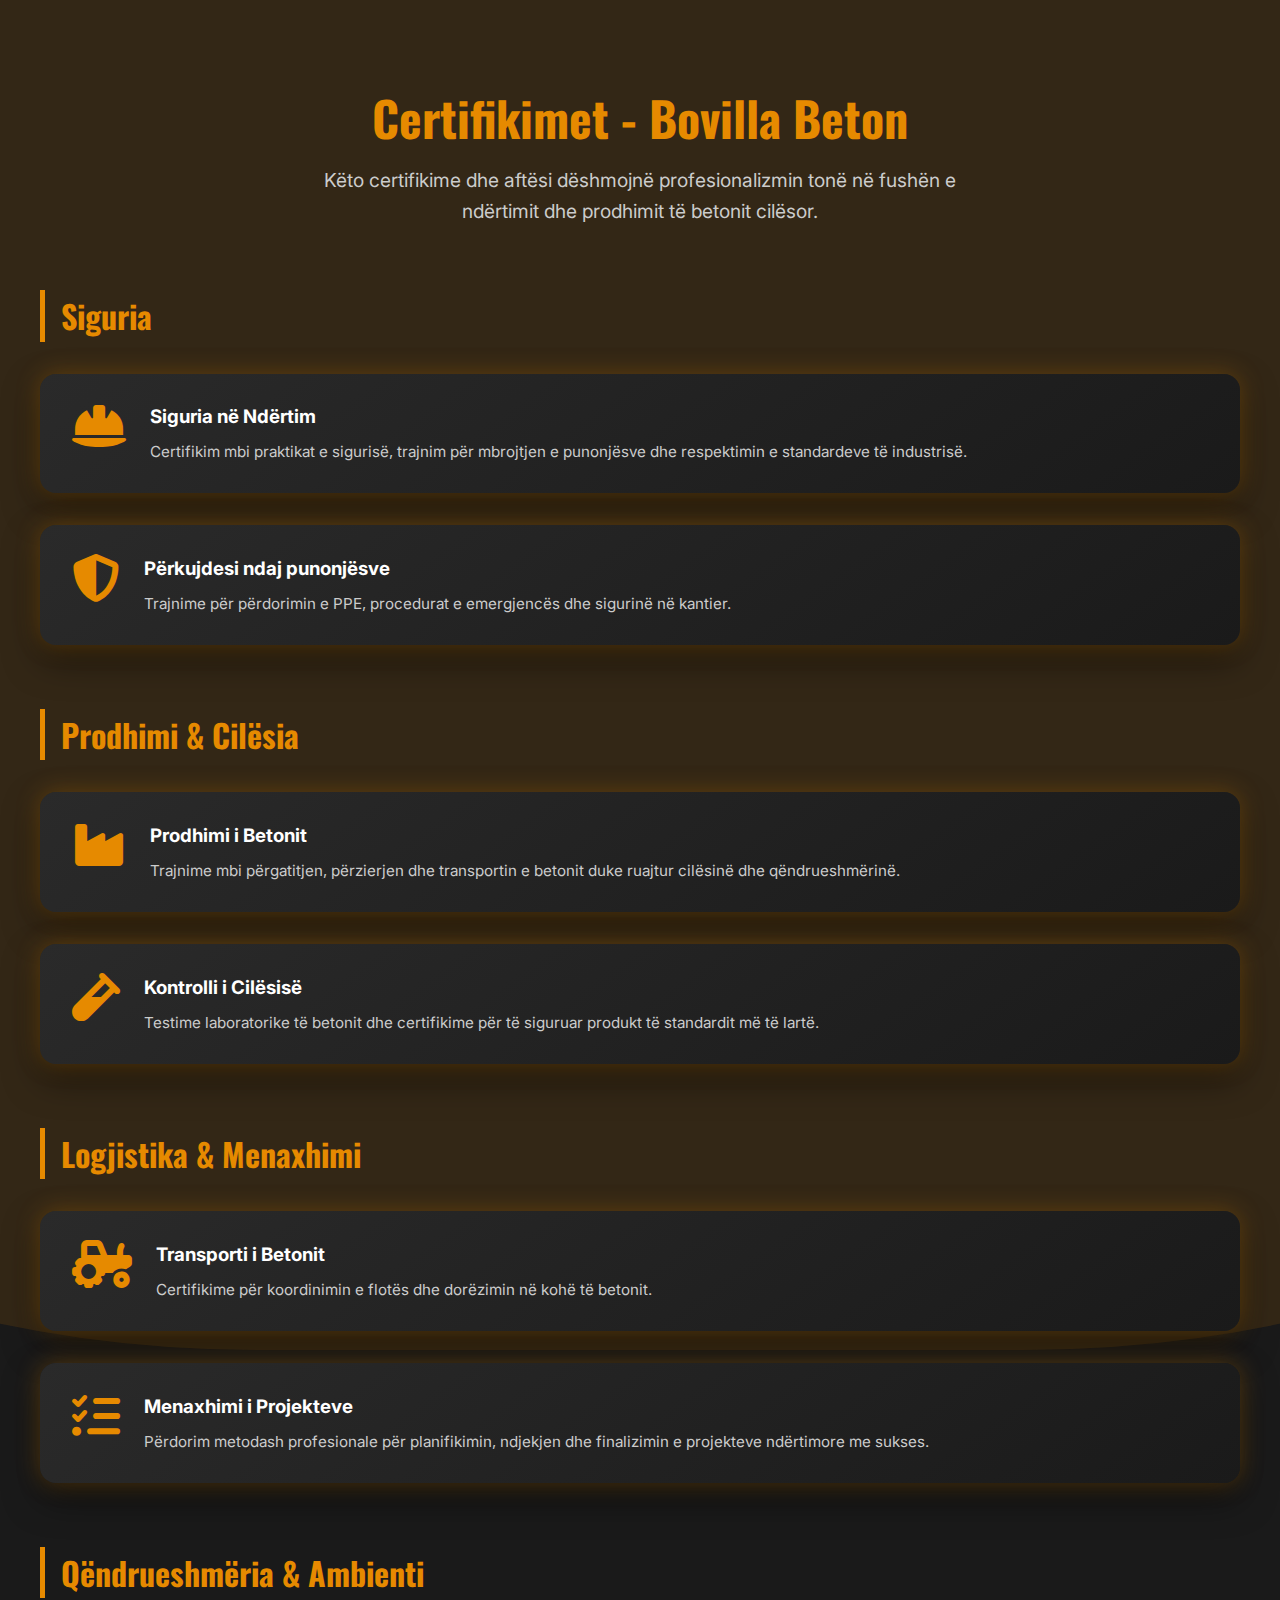
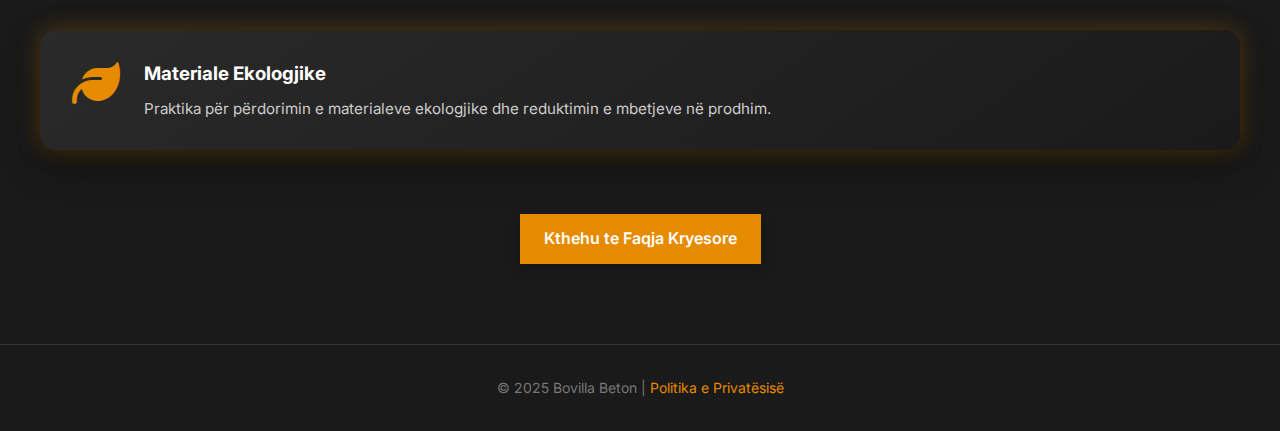
<file: certifikimet.html>
<!DOCTYPE html>
<html lang="sq">
<head>
<meta charset="UTF-8">
<meta name="viewport" content="width=device-width, initial-scale=1.0">
<title>Certifikimet - Bovilla Beton</title>
<link href="https://fonts.googleapis.com/css2?family=Inter:wght@400;500;700&family=Oswald:wght@400;600;700&display=swap" rel="stylesheet">
<link rel="stylesheet" href="https://cdnjs.cloudflare.com/ajax/libs/font-awesome/6.5.0/css/all.min.css">
<style>
    .back-btn {
    display: inline-block;
    padding: 0.75rem 1.5rem;
    background: var(--accent);
    color: #fff;
    font-weight: 600;
    border-radius: var(--radius);
    text-decoration: none;
    transition: transform 0.3s ease, box-shadow 0.3s ease;
    box-shadow: 0 5px 15px rgba(0,0,0,0.2);
}
.back-btn:hover {
    transform: translateY(-3px);
    box-shadow: 0 8px 20px rgba(0,0,0,0.25);
}

:root {
    --background: #1a1a1a;
    --foreground: #f5f5f5;
    --accent: #e68a00;
    --card-radius: 1rem;
    --card-shadow: 0 15px 35px rgba(0,0,0,0.5);
}

/* ===== Base ===== */
body {
    margin: 0;
    font-family: 'Inter', sans-serif;
    background: var(--background);
    color: var(--foreground);
    line-height: 1.6;
    overflow-x: hidden;
}
.container { max-width: 1200px; margin: 0 auto; padding: 3rem 1rem; position: relative; z-index: 1; }

/* ===== Background Waves / Concrete ===== */
body::before {
    content: '';
    position: absolute;
    top: 0; left: 0; right: 0; bottom: 0;
    background: url('https://www.transparenttextures.com/patterns/concrete-wall.png') repeat;
    opacity: 0.05;
    z-index: 0;
}
.wave {
    position: absolute;
    width: 200%;
    height: 200%;
    background: rgba(230,138,0,0.05);
    top: -50%; left: -50%;
    border-radius: 35%;
    animation: waveAnim 25s linear infinite;
    z-index: 0;
}
.wave:nth-child(2){animation-delay: -12s; background: rgba(230,138,0,0.08);}
@keyframes waveAnim{
    0%{transform: rotate(0deg) translateX(0);}
    50%{transform: rotate(180deg) translateX(50px);}
    100%{transform: rotate(360deg) translateX(0);}
}

/* ===== Hero ===== */
.hero { text-align: center; margin-bottom: 4rem; position: relative; z-index: 1; }
.hero h1 { font-family: 'Oswald', sans-serif; font-size: 3rem; color: var(--accent); margin-bottom: 0.5rem; }
.hero p { font-size: 1.2rem; color: #ccc; max-width: 700px; margin: 0 auto; }

/* ===== Sections ===== */
.section {
    margin-bottom: 4rem;
    position: relative;
    z-index: 1;
}
.section h2 {
    font-family: 'Oswald', sans-serif;
    font-size: 2rem;
    color: var(--accent);
    margin-bottom: 2rem;
    border-left: 5px solid var(--accent);
    padding-left: 1rem;
}

/* ===== Cards ===== */
.cert-card {
    background: linear-gradient(145deg, #2a2a2a, #1a1a1a);
    border-radius: var(--card-radius);
    padding: 1.8rem 2rem;
    box-shadow: 0 0 25px rgba(230,138,0,0.3), var(--card-shadow);
    margin-bottom: 2rem;
    display: flex;
    align-items: flex-start;
    gap: 1.5rem;
    transition: transform 0.5s ease, box-shadow 0.5s ease, background 0.5s ease;
}
.cert-card:hover {
    transform: translateY(-10px) scale(1.02);
    box-shadow: 0 0 45px rgba(230,138,0,0.7), 0 25px 55px rgba(0,0,0,0.5);
    background: linear-gradient(145deg, #333, #1a1a1a);
}
.cert-card i {
    font-size: 3rem;
    color: var(--accent);
    flex-shrink: 0;
}
.cert-card-content h3 {
    margin: 0 0 0.5rem 0;
    color: #fff;
}
.cert-card-content p {
    margin: 0;
    color: #ccc;
    font-size: 0.95rem;
}

/* Footer */
footer {
    text-align: center;
    padding: 2rem 1rem;
    color: #777;
    font-size: 0.875rem;
    border-top: 1px solid #333;
    position: relative;
    z-index: 1;
}
footer a { color: var(--accent); text-decoration: none; }
footer a:hover { text-decoration: underline; }

/* Responsive */
@media (max-width: 768px) {
    .cert-card { flex-direction: column; align-items: center; text-align: center; }
    .cert-card i { margin-bottom: 1rem; }
}
@media (max-width: 600px) { .hero h1 { font-size: 2.25rem; } }
</style>
</head>
<body>

<div class="wave"></div>
<div class="wave"></div>

<div class="container">
    <div class="hero">
        <h1>Certifikimet - Bovilla Beton</h1>
        <p>Këto certifikime dhe aftësi dëshmojnë profesionalizmin tonë në fushën e ndërtimit dhe prodhimit të betonit cilësor.</p>
    </div>

    <!-- Seksioni 1: Siguria -->
    <div class="section">
        <h2>Siguria</h2>
        <div class="cert-card">
            <i class="fas fa-hard-hat"></i>
            <div class="cert-card-content">
                <h3>Siguria në Ndërtim</h3>
                <p>Certifikim mbi praktikat e sigurisë, trajnim për mbrojtjen e punonjësve dhe respektimin e standardeve të industrisë.</p>
            </div>
        </div>
        <div class="cert-card">
            <i class="fas fa-shield-alt"></i>
            <div class="cert-card-content">
                <h3>Përkujdesi ndaj punonjësve</h3>
                <p>Trajnime për përdorimin e PPE, procedurat e emergjencës dhe sigurinë në kantier.</p>
            </div>
        </div>
    </div>

    <!-- Seksioni 2: Prodhimi & Cilësia -->
    <div class="section">
        <h2>Prodhimi & Cilësia</h2>
        <div class="cert-card">
            <i class="fas fa-industry"></i>
            <div class="cert-card-content">
                <h3>Prodhimi i Betonit</h3>
                <p>Trajnime mbi përgatitjen, përzierjen dhe transportin e betonit duke ruajtur cilësinë dhe qëndrueshmërinë.</p>
            </div>
        </div>
        <div class="cert-card">
            <i class="fas fa-vial"></i>
            <div class="cert-card-content">
                <h3>Kontrolli i Cilësisë</h3>
                <p>Testime laboratorike të betonit dhe certifikime për të siguruar produkt të standardit më të lartë.</p>
            </div>
        </div>
    </div>

    <!-- Seksioni 3: Logjistika & Menaxhimi -->
    <div class="section">
        <h2>Logjistika & Menaxhimi</h2>
        <div class="cert-card">
            <i class="fas fa-tractor"></i>
            <div class="cert-card-content">
                <h3>Transporti i Betonit</h3>
                <p>Certifikime për koordinimin e flotës dhe dorëzimin në kohë të betonit.</p>
            </div>
        </div>
        <div class="cert-card">
            <i class="fas fa-tasks"></i>
            <div class="cert-card-content">
                <h3>Menaxhimi i Projekteve</h3>
                <p>Përdorim metodash profesionale për planifikimin, ndjekjen dhe finalizimin e projekteve ndërtimore me sukses.</p>
            </div>
        </div>
    </div>

    <!-- Seksioni 4: Qëndrueshmëria & Ambienti -->
    <div class="section">
        <h2>Qëndrueshmëria & Ambienti</h2>
        <div class="cert-card">
            <i class="fas fa-leaf"></i>
            <div class="cert-card-content">
                <h3>Materiale Ekologjike</h3>
                <p>Praktika për përdorimin e materialeve ekologjike dhe reduktimin e mbetjeve në prodhim.</p>
            </div>
        </div>
    </div>
<div style="text-align:center; margin:2rem 0;">
    <a href="index.html" class="back-btn">Kthehu te Faqja Kryesore</a>
</div>

</div>

<footer>
    &copy; 2025 Bovilla Beton | <a href="politikat.html">Politika e Privatësisë</a>
</footer>

</body>
</html>
</file>
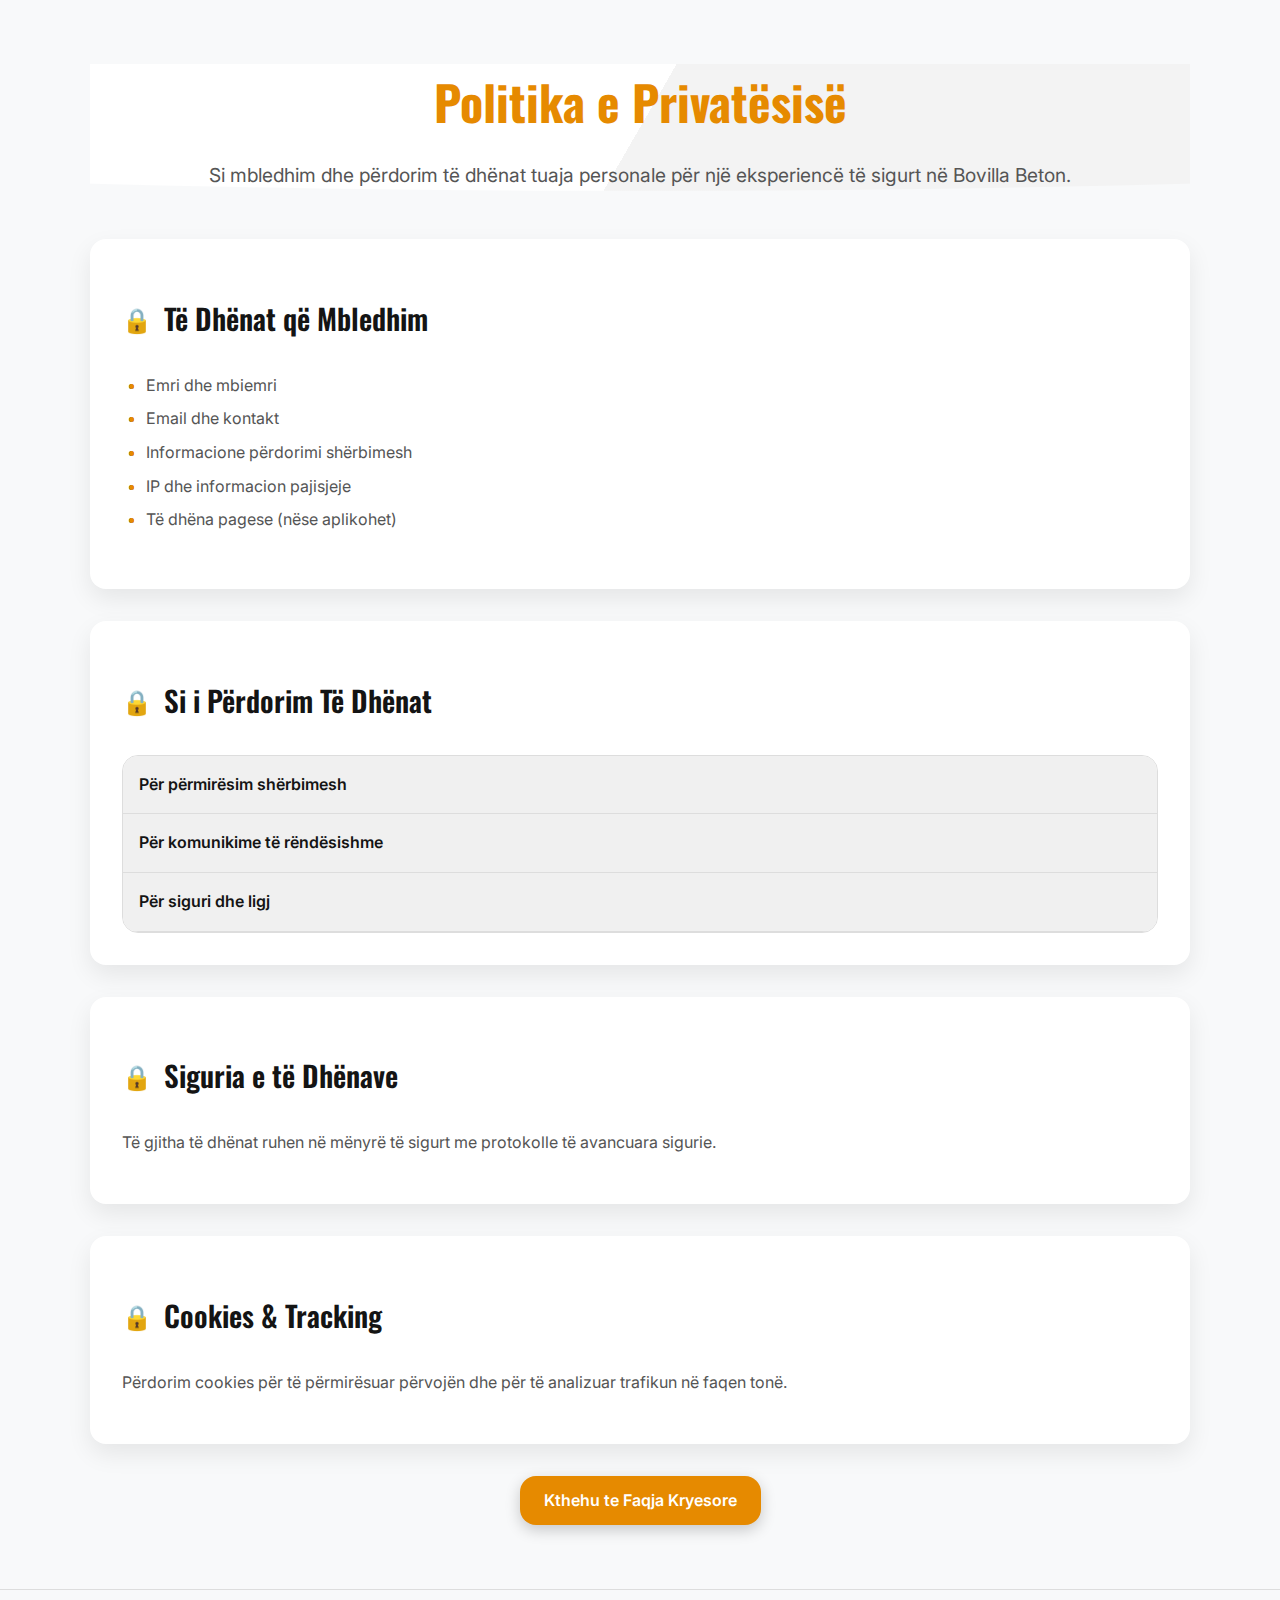
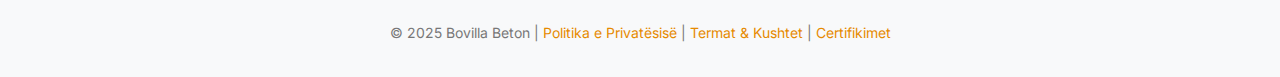
<file: politika.html>
<!DOCTYPE html>
<html lang="sq">
<head>
<meta charset="UTF-8">
<meta name="viewport" content="width=device-width, initial-scale=1.0">
<title>Politika e Privatësisë - Bovilla Beton</title>
<link href="https://fonts.googleapis.com/css2?family=Inter:wght@400;500;700&family=Oswald:wght@400;600;700&display=swap" rel="stylesheet">
<style>
    .back-btn {
    display: inline-block;
    padding: 0.75rem 1.5rem;
    background: var(--accent);
    color: #fff;
    font-weight: 600;
    border-radius: var(--radius);
    text-decoration: none;
    transition: transform 0.3s ease, box-shadow 0.3s ease;
    box-shadow: 0 5px 15px rgba(0,0,0,0.2);
}
.back-btn:hover {
    transform: translateY(-3px);
    box-shadow: 0 8px 20px rgba(0,0,0,0.25);
}

:root {
    --bg-wave: #f8f9fa;
    --accent: #e68a00;
    --card-bg: #fff;
    --text-color: #141414;
    --border: #ddd;
    --radius: 1rem;
    --shadow: 0 10px 25px rgba(0,0,0,0.08);
}

/* ===== Base ===== */
body { margin:0; font-family:'Inter',sans-serif; background: var(--bg-wave); color: var(--text-color); line-height:1.6;}
.container { max-width: 1100px; margin:0 auto; padding:2rem 1rem; }

/* ===== Hero ===== */
.hero { text-align:center; margin-bottom:3rem; position:relative; }
.hero::before {
    content:'';
    position:absolute; top:0; left:0; width:100%; height:100%; background: linear-gradient(120deg,#fff 50%, #f3f3f3 50%); z-index:-1; clip-path: ellipse(150% 100% at 50% 0%);
}
.hero h1 { font-family:'Oswald',sans-serif; font-size:3rem; color:var(--accent); margin-bottom:0.5rem; }
.hero p { font-size:1.2rem; color:#555; }

/* ===== Sections ===== */
.section {
    background: var(--card-bg);
    border-radius: var(--radius);
    box-shadow: var(--shadow);
    padding:2rem;
    margin-bottom:2rem;
    transition: transform 0.3s ease, box-shadow 0.3s ease;
    display:flex; flex-direction:column;
}
.section:hover { transform: translateY(-5px); box-shadow:0 15px 35px rgba(0,0,0,0.12); }
.section h2 {
    font-family:'Oswald',sans-serif;
    font-size:1.8rem;
    font-weight:600;
    color:var(--text-color);
    margin-bottom:1rem;
    display:flex; align-items:center;
}
.section h2::before {
    content:"\1F512"; /* lock icon */
    margin-right:0.75rem;
    font-size:1.5rem;
    color:var(--accent);
}
.section p, .section ul { font-size:1rem; color:#555; }
.section ul { padding-left:1.5rem; }
.section ul li { margin-bottom:0.5rem; position:relative; }
.section ul li::before {
    content: '•';
    color: var(--accent);
    position: absolute;
    left: -1.2rem;
    top: 0;
}

/* ===== Accordion ===== */
.accordion { margin-top:1rem; border-radius:var(--radius); overflow:hidden; border:1px solid var(--border);}
.accordion-item { border-bottom:1px solid var(--border);}
.accordion-header { background:#f0f0f0; padding:1rem; cursor:pointer; font-weight:600; display:flex; justify-content:space-between; align-items:center;}
.accordion-content { max-height:0; overflow:hidden; transition:max-height 0.3s ease; background:#fff; padding:0 1rem;}
.accordion-content p { padding:1rem 0; }

/* Footer */
footer { text-align:center; padding:2rem 1rem; color:#777; font-size:0.875rem; border-top:1px solid var(--border);}
footer a { color:var(--accent); text-decoration:none;}
footer a:hover { text-decoration:underline;}

/* Responsive */
@media(max-width:600px){ .hero h1{ font-size:2.25rem;} .section{padding:1.5rem;} }
</style>
</head>
<body>

<div class="container">
    <div class="hero">
        <h1>Politika e Privatësisë</h1>
        <p>Si mbledhim dhe përdorim të dhënat tuaja personale për një eksperiencë të sigurt në Bovilla Beton.</p>
    </div>

    <div class="section">
        <h2>Të Dhënat që Mbledhim</h2>
        <ul>
            <li>Emri dhe mbiemri</li>
            <li>Email dhe kontakt</li>
            <li>Informacione përdorimi shërbimesh</li>
            <li>IP dhe informacion pajisjeje</li>
            <li>Të dhëna pagese (nëse aplikohet)</li>
        </ul>
    </div>

    <div class="section">
        <h2>Si i Përdorim Të Dhënat</h2>
        <div class="accordion">
            <div class="accordion-item">
                <div class="accordion-header">Për përmirësim shërbimesh</div>
                <div class="accordion-content"><p>Të dhënat përdoren për të optimizuar shërbimet dhe eksperiencën tuaj në Bovilla Beton.</p></div>
            </div>
            <div class="accordion-item">
                <div class="accordion-header">Për komunikime të rëndësishme</div>
                <div class="accordion-content"><p>Informacione rreth ndryshimeve ose njoftimeve të rëndësishme.</p></div>
            </div>
            <div class="accordion-item">
                <div class="accordion-header">Për siguri dhe ligj</div>
                <div class="accordion-content"><p>Të dhënat përdoren për respektimin e ligjeve dhe mbrojtjen kundër abuzimeve.</p></div>
            </div>
        </div>
    </div>

    <div class="section">
        <h2>Siguria e të Dhënave</h2>
        <p>Të gjitha të dhënat ruhen në mënyrë të sigurt me protokolle të avancuara sigurie.</p>
    </div>

    <div class="section">
        <h2>Cookies & Tracking</h2>
        <p>Përdorim cookies për të përmirësuar përvojën dhe për të analizuar trafikun në faqen tonë.</p>
    </div>
    <div style="text-align:center; margin:2rem 0;">
    <a href="index.html" class="back-btn">Kthehu te Faqja Kryesore</a>
</div>

</div>

<footer>
    &copy; 2025 Bovilla Beton | <a href="politika.html">Politika e Privatësisë</a> | <a href="termat.html">Termat & Kushtet</a> | <a href="certifikimet.html">Certifikimet</a>
</footer>

<script>
const accordions = document.querySelectorAll('.accordion-header');
accordions.forEach(header=>{
    header.addEventListener('click',()=>{
        const content = header.nextElementSibling;
        content.style.maxHeight = content.style.maxHeight? null : content.scrollHeight+"px";
        header.classList.toggle('active');
    });
});
</script>

</body>
</html>
</file>
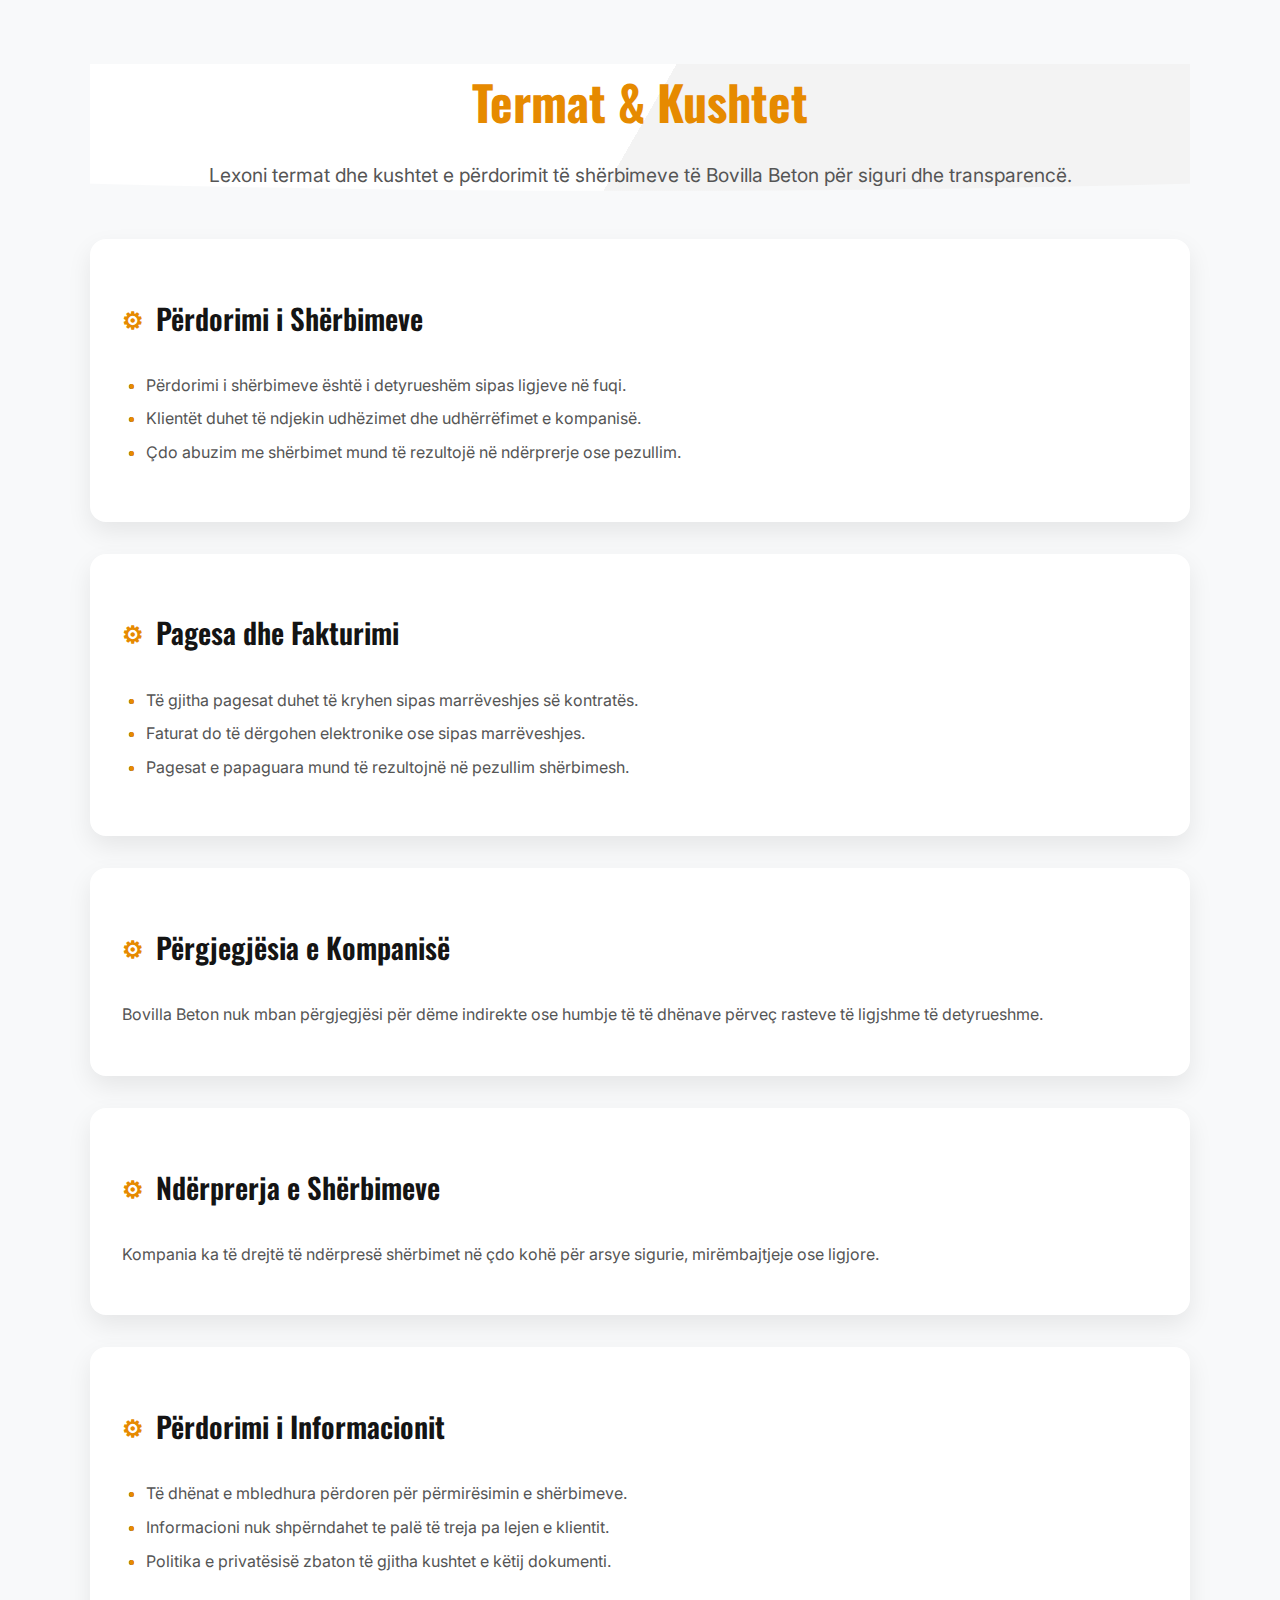
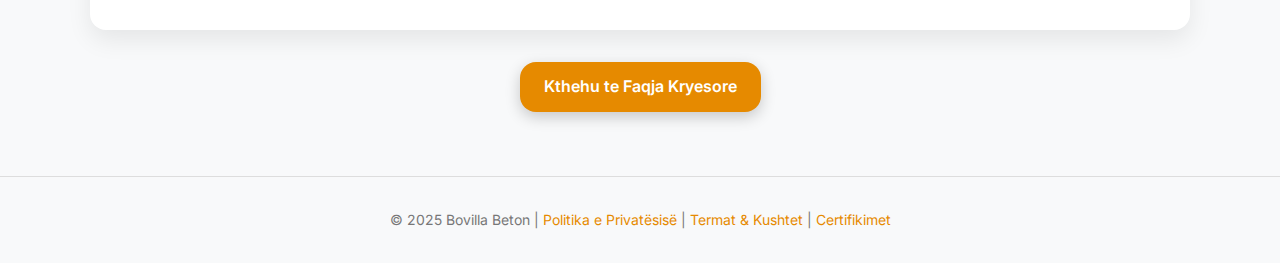
<file: termat.html>
<!DOCTYPE html>
<html lang="sq">
<head>
<meta charset="UTF-8">
<meta name="viewport" content="width=device-width, initial-scale=1.0">
<title>Termat & Kushtet - Bovilla Beton</title>
<link href="https://fonts.googleapis.com/css2?family=Inter:wght@400;500;700&family=Oswald:wght@400;600;700&display=swap" rel="stylesheet">
<style>.back-btn {
    display: inline-block;
    padding: 0.75rem 1.5rem;
    background: var(--accent);
    color: #fff;
    font-weight: 600;
    border-radius: var(--radius);
    text-decoration: none;
    transition: transform 0.3s ease, box-shadow 0.3s ease;
    box-shadow: 0 5px 15px rgba(0,0,0,0.2);
}
.back-btn:hover {
    transform: translateY(-3px);
    box-shadow: 0 8px 20px rgba(0,0,0,0.25);
}

    
:root {
    --bg-wave: #f8f9fa;
    --accent: #e68a00;
    --card-bg: #fff;
    --text-color: #141414;
    --border: #ddd;
    --radius: 1rem;
    --shadow: 0 10px 25px rgba(0,0,0,0.08);
}

/* ===== Base ===== */
body { margin:0; font-family:'Inter',sans-serif; background: var(--bg-wave); color: var(--text-color); line-height:1.6;}
.container { max-width: 1100px; margin:0 auto; padding:2rem 1rem; }

/* ===== Hero ===== */
.hero { text-align:center; margin-bottom:3rem; position:relative; }
.hero::before {
    content:'';
    position:absolute; top:0; left:0; width:100%; height:100%; background: linear-gradient(120deg,#fff 50%, #f3f3f3 50%); z-index:-1; clip-path: ellipse(150% 100% at 50% 0%);
}
.hero h1 { font-family:'Oswald',sans-serif; font-size:3rem; color:var(--accent); margin-bottom:0.5rem; }
.hero p { font-size:1.2rem; color:#555; }

/* ===== Sections ===== */
.section {
    background: var(--card-bg);
    border-radius: var(--radius);
    box-shadow: var(--shadow);
    padding:2rem;
    margin-bottom:2rem;
    transition: transform 0.3s ease, box-shadow 0.3s ease;
    display:flex; flex-direction:column;
}
.section:hover { transform: translateY(-5px); box-shadow:0 15px 35px rgba(0,0,0,0.12); }
.section h2 {
    font-family:'Oswald',sans-serif;
    font-size:1.8rem;
    font-weight:600;
    color:var(--text-color);
    margin-bottom:1rem;
    display:flex; align-items:center;
}
.section h2::before {
    content:"\2699"; /* gear icon */
    margin-right:0.75rem;
    font-size:1.5rem;
    color:var(--accent);
}
.section p, .section ul { font-size:1rem; color:#555; }
.section ul { padding-left:1.5rem; }
.section ul li { margin-bottom:0.5rem; position:relative; }
.section ul li::before {
    content: '•';
    color: var(--accent);
    position: absolute;
    left: -1.2rem;
    top: 0;
}

/* ===== Accordion ===== */
.accordion { margin-top:1rem; border-radius:var(--radius); overflow:hidden; border:1px solid var(--border);}
.accordion-item { border-bottom:1px solid var(--border);}
.accordion-header { background:#f0f0f0; padding:1rem; cursor:pointer; font-weight:600; display:flex; justify-content:space-between; align-items:center;}
.accordion-content { max-height:0; overflow:hidden; transition:max-height 0.3s ease; background:#fff; padding:0 1rem;}
.accordion-content p { padding:1rem 0; }

/* Footer */
footer { text-align:center; padding:2rem 1rem; color:#777; font-size:0.875rem; border-top:1px solid var(--border);}
footer a { color:var(--accent); text-decoration:none;}
footer a:hover { text-decoration:underline;}

/* Responsive */
@media(max-width:600px){ .hero h1{ font-size:2.25rem;} .section{padding:1.5rem;} }
</style>
</head>
<body>

<div class="container">
    <div class="hero">
        <h1>Termat & Kushtet</h1>
        <p>Lexoni termat dhe kushtet e përdorimit të shërbimeve të Bovilla Beton për siguri dhe transparencë.</p>
    </div>

    <div class="section">
        <h2>Përdorimi i Shërbimeve</h2>
        <ul>
            <li>Përdorimi i shërbimeve është i detyrueshëm sipas ligjeve në fuqi.</li>
            <li>Klientët duhet të ndjekin udhëzimet dhe udhërrëfimet e kompanisë.</li>
            <li>Çdo abuzim me shërbimet mund të rezultojë në ndërprerje ose pezullim.</li>
        </ul>
    </div>

    <div class="section">
        <h2>Pagesa dhe Fakturimi</h2>
        <ul>
            <li>Të gjitha pagesat duhet të kryhen sipas marrëveshjes së kontratës.</li>
            <li>Faturat do të dërgohen elektronike ose sipas marrëveshjes.</li>
            <li>Pagesat e papaguara mund të rezultojnë në pezullim shërbimesh.</li>
        </ul>
    </div>

    <div class="section">
        <h2>Përgjegjësia e Kompanisë</h2>
        <p>Bovilla Beton nuk mban përgjegjësi për dëme indirekte ose humbje të të dhënave përveç rasteve të ligjshme të detyrueshme.</p>
    </div>

    <div class="section">
        <h2>Ndërprerja e Shërbimeve</h2>
        <p>Kompania ka të drejtë të ndërpresë shërbimet në çdo kohë për arsye sigurie, mirëmbajtjeje ose ligjore.</p>
    </div>

    <div class="section">
        <h2>Përdorimi i Informacionit</h2>
        <ul>
            <li>Të dhënat e mbledhura përdoren për përmirësimin e shërbimeve.</li>
            <li>Informacioni nuk shpërndahet te palë të treja pa lejen e klientit.</li>
            <li>Politika e privatësisë zbaton të gjitha kushtet e këtij dokumenti.</li>
        </ul>
    </div>
    <div style="text-align:center; margin:2rem 0;">
    <a href="index.html" class="back-btn">Kthehu te Faqja Kryesore</a>
</div>

</div>

<footer>
    &copy; 2025 Bovilla Beton | <a href="politika.html">Politika e Privatësisë</a> | <a href="termat.html">Termat & Kushtet</a> | <a href="certifikimet.html">Certifikimet</a>
</footer>

<script>
const accordions = document.querySelectorAll('.accordion-header');
accordions.forEach(header=>{
    header.addEventListener('click',()=>{
        const content = header.nextElementSibling;
        content.style.maxHeight = content.style.maxHeight? null : content.scrollHeight+"px";
        header.classList.toggle('active');
    });
});
</script>

</body>
</html>
</file>
